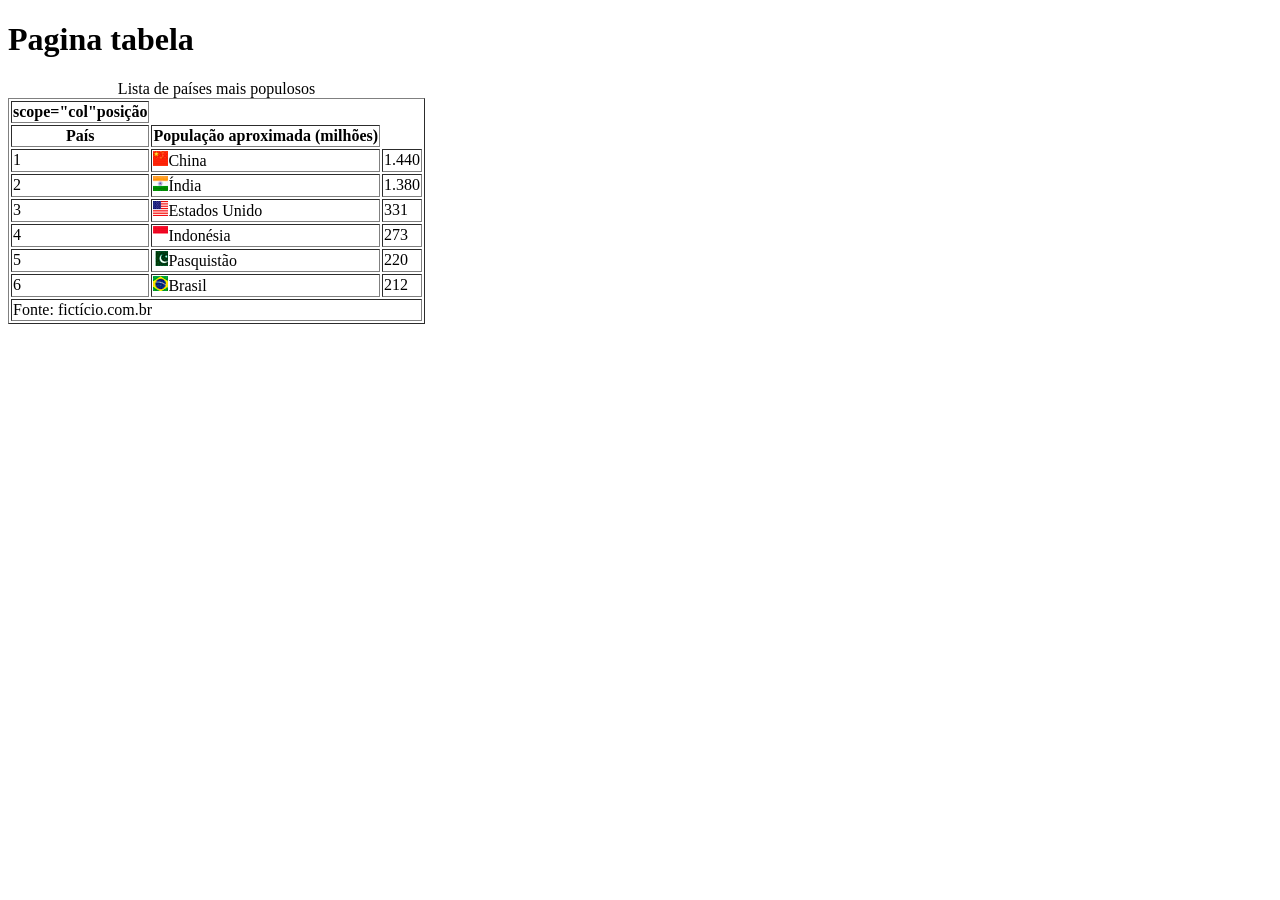
<file: Atividade_2/index.html>
<!doctype html>
<html lang="pt-BR">
  <head>
    <meta charset="UTF-8" />
    <meta name="viewport" content="width=device-width, initial-scale=1.0" />
    <title>Pagina tabela</title>
  </head>
  <body>
    <h1>Pagina tabela</h1>
    <table border="1">
      <caption>
        Lista de países mais populosos
      </caption>
      <thead>
        <tr>
          <th>scope="col"posição</tr>
          <th>País</th>
          <th>População aproximada (milhões)</th>
        </tr>
      </thead>
      <tbody>
        <tr>
          <td>1</td>
          <td><img src="../Imagenstabela/b1.jpg" alt="" />China</td>
          <td>1.440</td>
        </tr>
        <tr>
          <td>2</td>
          <td><img src="../Imagenstabela/b2.jpg" alt="" />Índia</td>
          <td>1.380</td>
        </tr>
        <tr>
          <td>3</td>
          <td><img src="../Imagenstabela/b3.jpg" alt="" />Estados Unido</td>
          <td>331</td>
        </tr>
        <tr>
          <td>4</td>
          <td><img src="../Imagenstabela/b4.jpg" alt="" />Indonésia</td>
          <td>273</td>
        </tr>
        <tr>
          <td>5</td>
          <td><img src="../Imagenstabela/b5.jpg" alt="" />Pasquistão</td>
          <td>220</td>
        </tr>
        <tr>
          <td>6</td>
          <td><img src="../Imagenstabela/b6.jpg" alt="" />Brasil</td>
          <td>212</td>
        </tr>
      </tbody>
      <tfoot>
        <tr>
          <td colspan="3">Fonte: fictício.com.br</td>
        </tr>
      </tfoot>
    </table>
  </body>
</html>
</file>
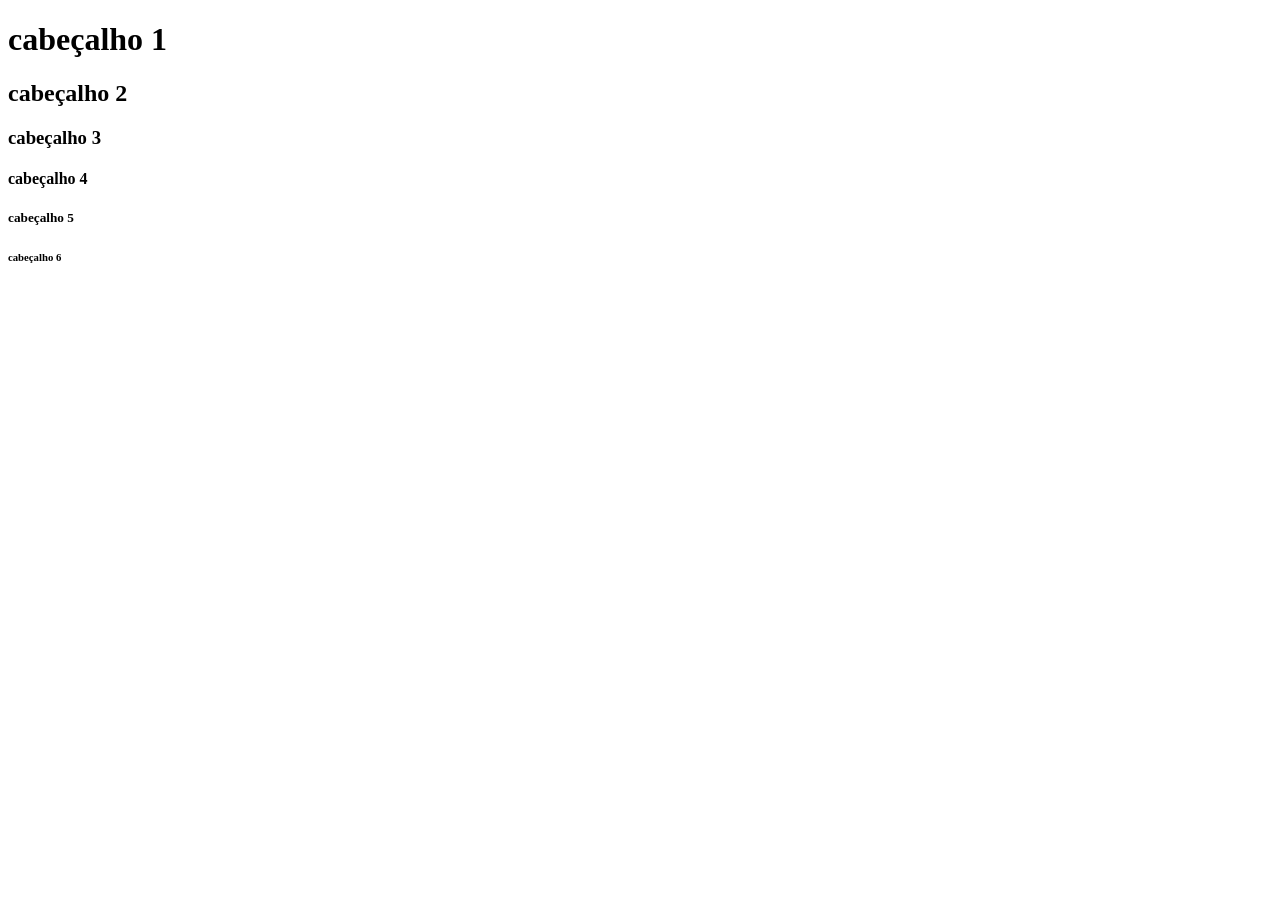
<file: elementos_cabeçalhos/index.html>
<!doctype html>
<html lang="pt-br">
  <head>
    <meta charset="UTF-8" />
    <meta name="viewport" content="width=device-width, initial-scale=1.0" />
    <title>Elementos de cabeçalhos</title>
  </head>
  <h1>cabeçalho 1</h1>
  <h2>cabeçalho 2</h2>
  <h3>cabeçalho 3</h3>
  <h4>cabeçalho 4</h4>
  <h5>cabeçalho 5</h5>
  <h6>cabeçalho 6</h6>
  <body></body>
</html>
</file>
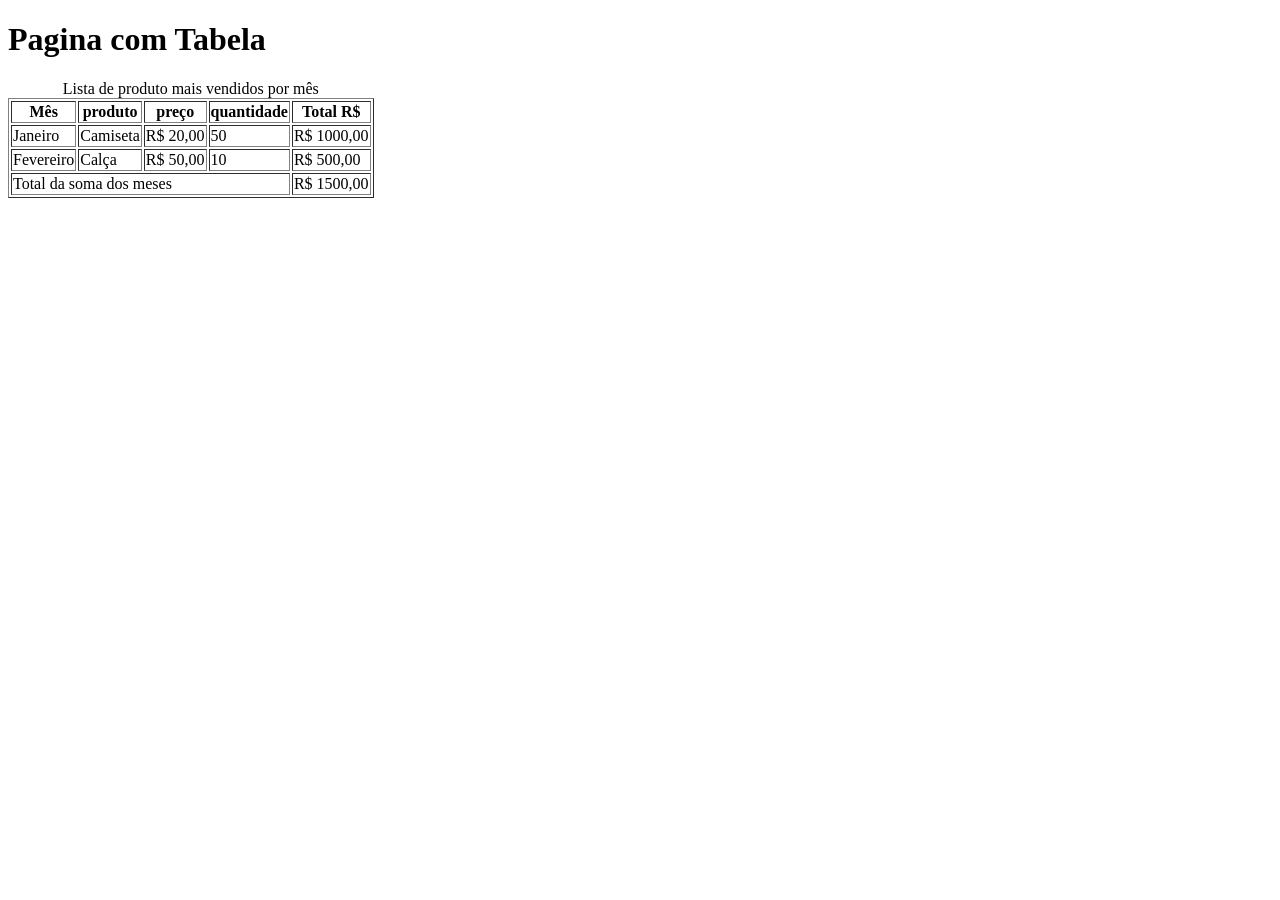
<file: Estrutura_tabela/index.html>
<!doctype html>
<html lang="pt-BR">
  <head>
    <meta charset="UTF-8" />
    <meta name="viewport" content="width=device-width, initial-scale=1.0" />
    <title>Pagina com Tabela</title>
  </head>
  <body>
    <h1>Pagina com Tabela</h1>
    <!-- table - tabela
        thead - cabeça da tabela 
        tr - table row (linha da tabela)
        th - table header - cabeçalho da tabela 
        tbory - table bory - corpo da tabela 
        td - teable deata - dados da tabeela -->
    <table border="1">
      <caption>
        Lista de produto mais vendidos por mês
      </caption>
      <thead>
        <tr>
          <th>Mês</th>
          <th>produto</th>
          <th>preço</th>
          <th>quantidade</th>
          <th>Total R$</th>
        </tr>
      </thead>
      <tbory>
        <tr>
          <td>Janeiro</td>
          <td>Camiseta</td>
          <td>R$ 20,00</td>
          <td>50</td>
          <td>R$ 1000,00</td>
        </tr>
        <td>Fevereiro</td>
        <td>Calça</td>
        <td>R$ 50,00</td>
        <td>10</td>
        <td>R$ 500,00</td>
      </tbory>

      <tfoot>
        <tr>
          <td colspan="4">Total da soma dos meses</td>
          <td>R$ 1500,00</td>
        </tr>
      </tfoot>
    </table>
  </body>
</html>
</file>
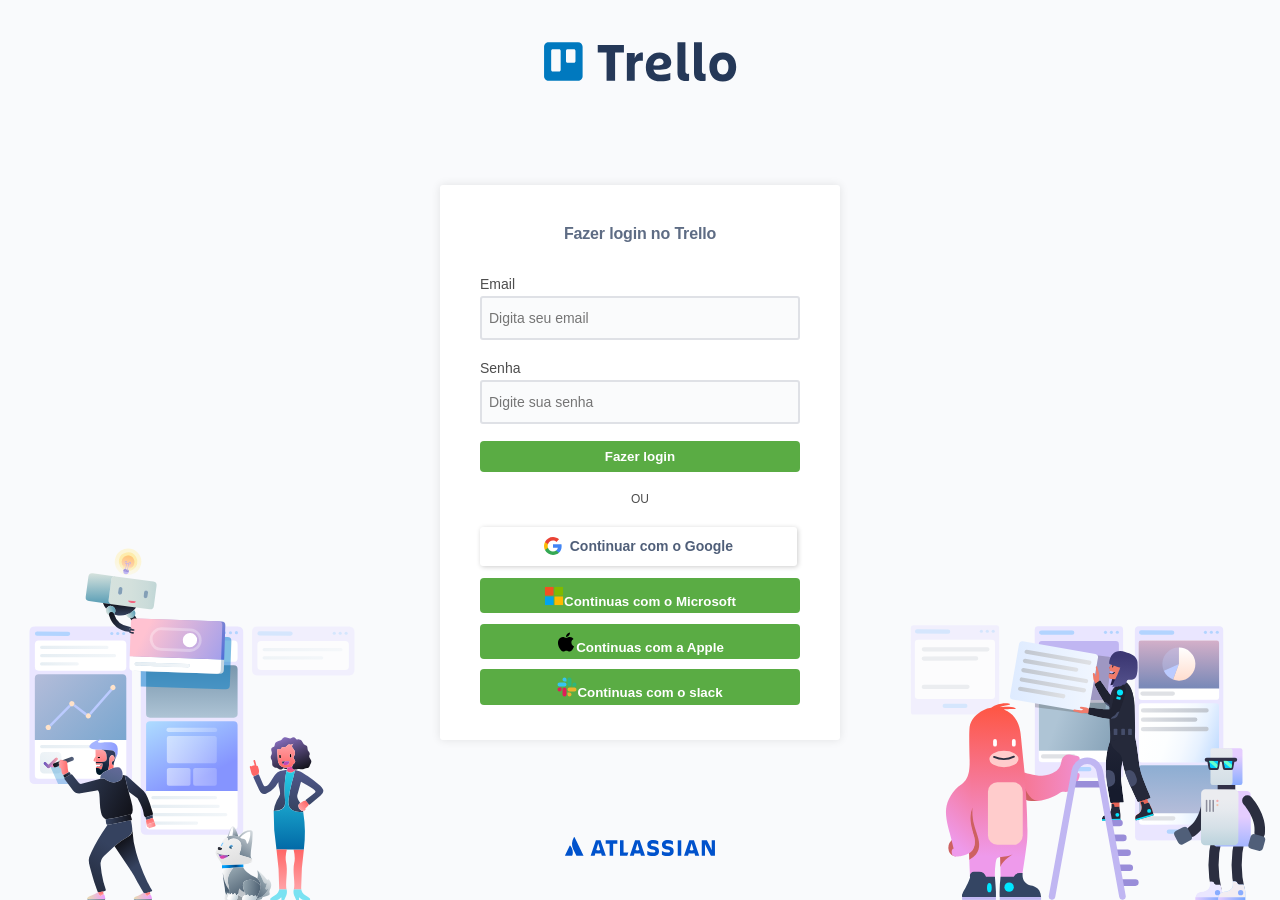
<file: Formulario_exercicio1/index.html>
<!DOCTYPE html>
<html lang="pt-BR">
<head>
    <meta charset="UTF-8">
    <meta name="viewport" content="width=device-width, initial-scale=1.0">
    <title>Formulario exercicio</title>

    <script src="./js/stylesheet.js"defer></script>
</head>
<body>
    
    <img src="img/trello.svg" alt="Logo Trello" width="200">


    <h1>Fazer login no Trello</h1>
    <form action="">
    <buttom>
        <label for="email">Email</label>
        <input type="text" name="email" placeholder="Digita seu email">

        <label for="senha">Senha</label>
        <input type="password" id="senha" placeholder="Digite sua senha"/>

        <button type="submit">Fazer login</button>
        
        <span>Ou</span>

        <button type="button">
            <img src="img/google.svg" alt="Logo Google" width="20">Continuar com o Google </button>

        <button type="submit">
            <img src="img/microsoft.svg" alt="Logo Microsoft" width="20">Continuas com o Microsoft</button>
       
        <button type="submit">
            <img src="img/apple.svg" alt="Logo Apple" width="20">Continuas com a Apple</button>
        
        <button type="submit">
            <img src="img/slack.svg" alt="Logo Slack" width="20">Continuas com o slack</button>
        </buttom>
    </form>
        
        <img src="img/atlassian.svg" width="200">
        <img src="img/analytics.svg" width="200">
        <img src="img/interactive.svg" width="200">
</body>
</html>
</file>
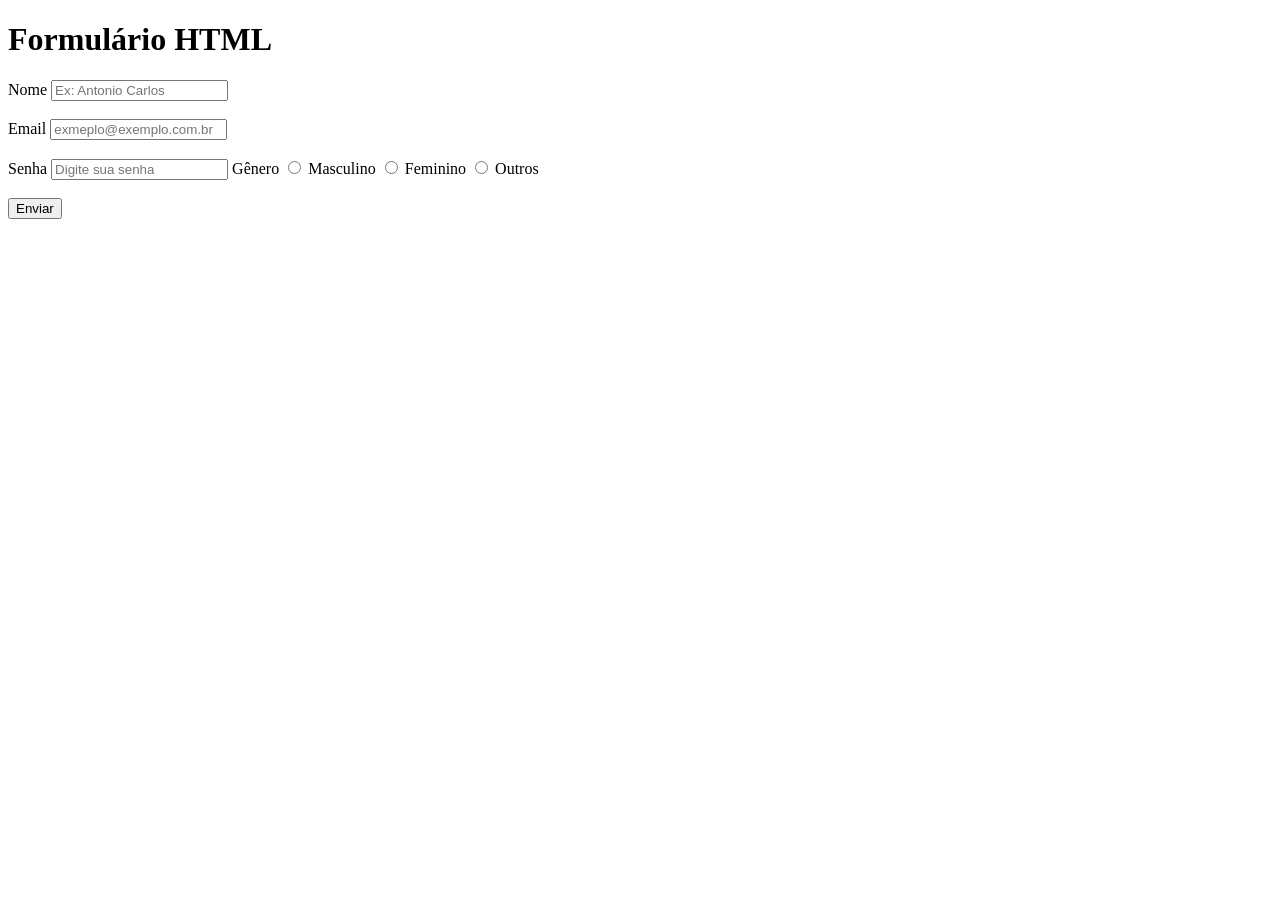
<file: Formularios/index.html>
<!DOCTYPE html>
<html lang="pt-BR">
<head>
    <meta charset="UTF-8">
    <meta name="viewport" content="width=device-width, initial-scale=1.0">
    <title>Formulários</title>
</head>
<body>
    <h1>Formulário HTML</h1>

    <form>
        <label for="nome">Nome</label>
        <input type="text" name=""id="nome"placeholder="Ex: Antonio Carlos"/>
        <br>
        <br>

        <label for="">Email</label>
        <input type="email" id="email" name="" placeholder="exmeplo@exemplo.com.br"/> 
        <br>
        <br>

        <label for="senha">Senha</label>
        <input type="password" id="senha" placeholder="Digite sua senha"/>

        <label for="">Gênero</label>
        <input type="radio" name="gênero" id="masculino" value="masculino"/>
        <label for="">Masculino</label>

        <input type="radio" name="gênero" id="feminino" value="feminino"/>
        <label for="">Feminino</label>

        <input type="radio" name="gênero" id="outros"value="outros"/>
        <label for="">Outros</label>

        
        <br />
        <br />
       <button type="submit">Enviar</button>
    </form>
</body>
</html>
</file>
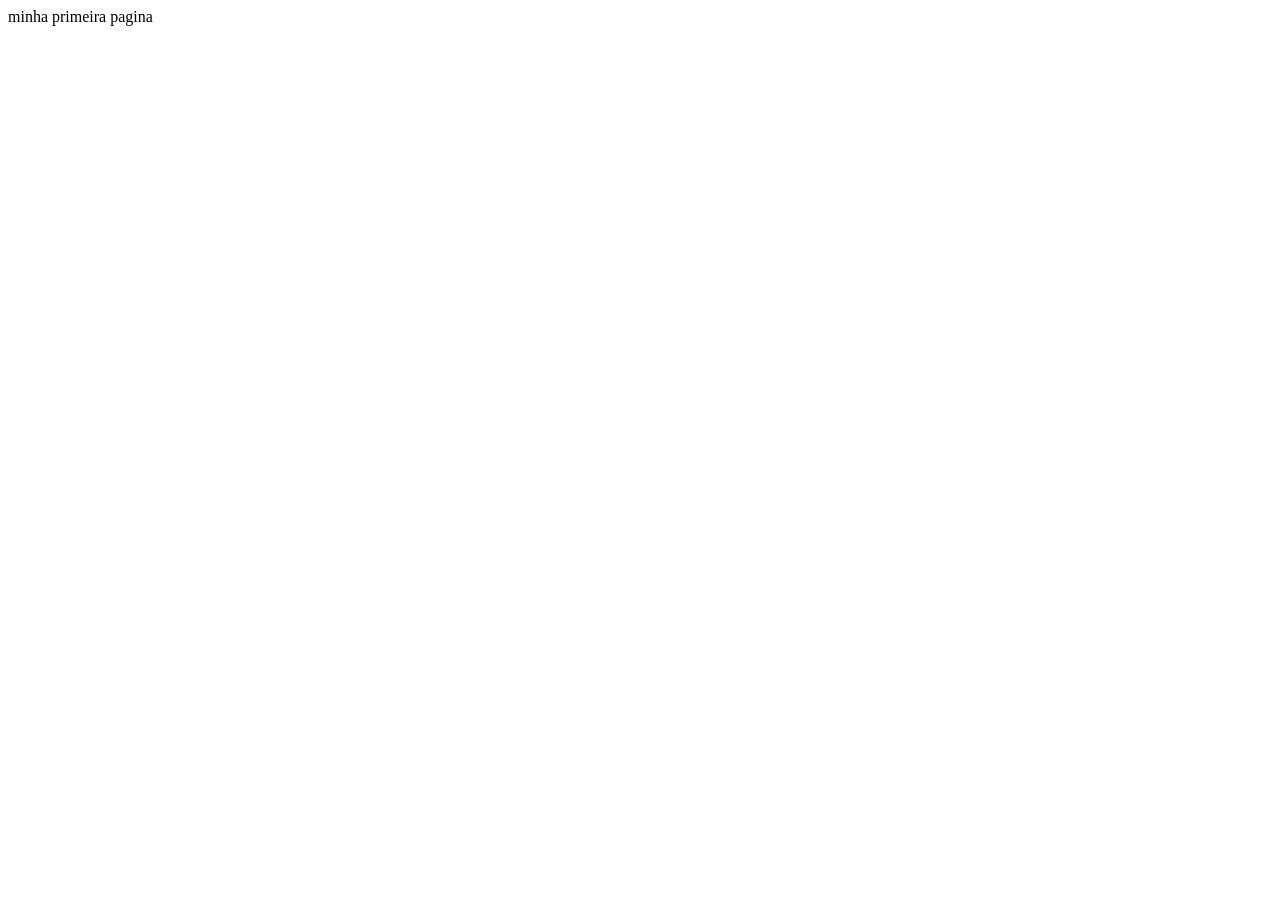
<file: primeira_pagina/index.html>
<!doctype html>
<html lang="pt-br">
  <head>
    <meta charset="UTF-8" />
    <meta name="viewport" content="width=device-widtch, initial-scale=10" />
    <title>pagina HTML</title>

    <meta name="description" content="minha primeira pagina HTML" />
  </head>
  <body>
        minha primeira pagina 
</html>
</body>
</file>
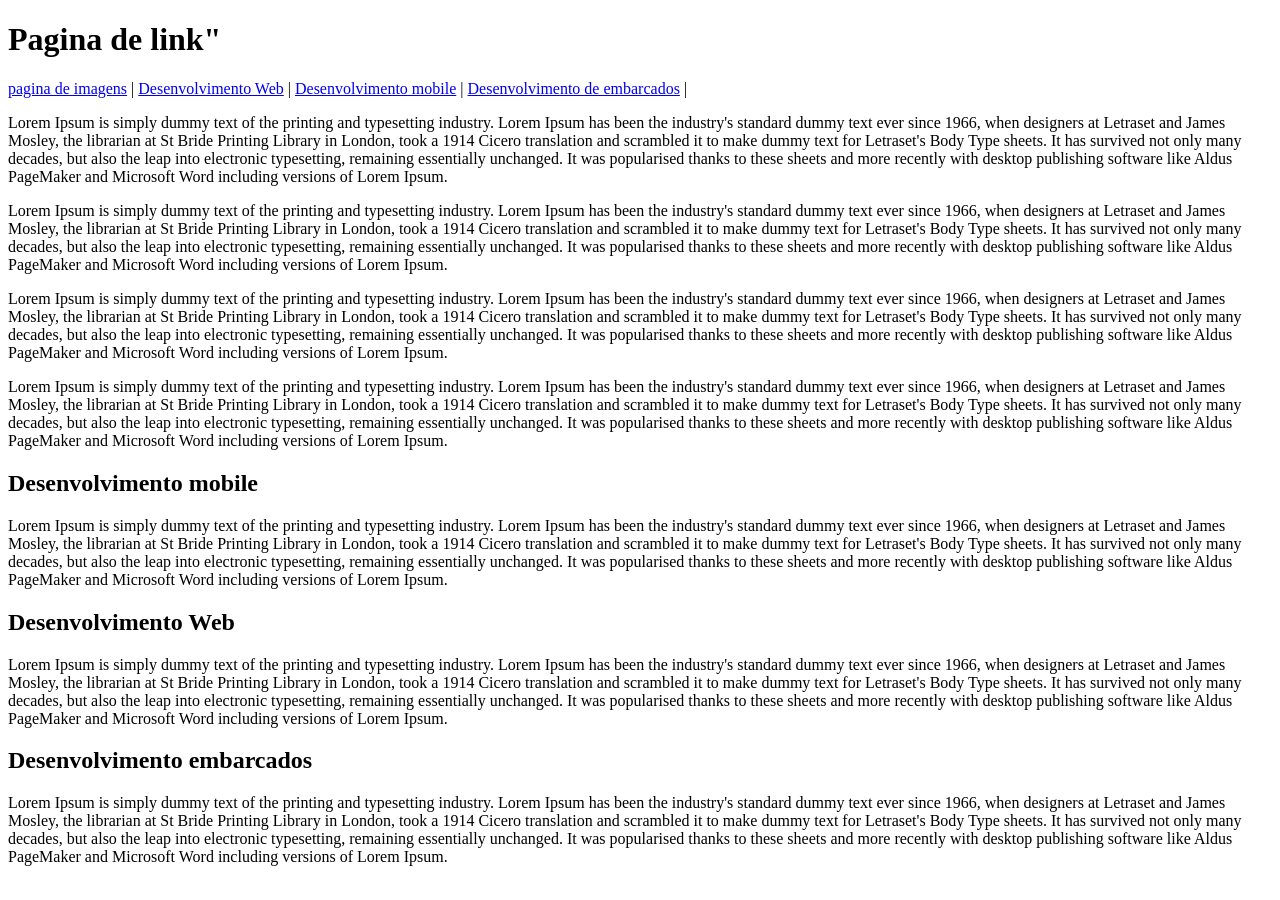
<file: tag_link/index.html>
<!doctype html>
<html lang="pt-BR">
  <head>
    <meta charset="UTF-8" />
    <meta name="viewport" content="width=device-width, initial-scale=1.0" />
    <title>Pagina de link</title>
  </head>
  <body>
    <h1>Pagina de link"</h1>

    <!-- a  - ancora (link)
        href - hiperlink reference -->

    <a href="--/tag_imagem/">pagina de imagens</a> |
    <a href="#web">Desenvolvimento Web</a> |
    <a href="#mobile">Desenvolvimento mobile</a> |
    <a href="#embarcados">Desenvolvimento de embarcados</a> |

    <p>
      Lorem Ipsum is simply dummy text of the printing and typesetting industry.
      Lorem Ipsum has been the industry's standard dummy text ever since 1966,
      when designers at Letraset and James Mosley, the librarian at St Bride
      Printing Library in London, took a 1914 Cicero translation and scrambled
      it to make dummy text for Letraset's Body Type sheets. It has survived not
      only many decades, but also the leap into electronic typesetting,
      remaining essentially unchanged. It was popularised thanks to these sheets
      and more recently with desktop publishing software like Aldus PageMaker
      and Microsoft Word including versions of Lorem Ipsum.
    </p>
    <p>
      Lorem Ipsum is simply dummy text of the printing and typesetting industry.
      Lorem Ipsum has been the industry's standard dummy text ever since 1966,
      when designers at Letraset and James Mosley, the librarian at St Bride
      Printing Library in London, took a 1914 Cicero translation and scrambled
      it to make dummy text for Letraset's Body Type sheets. It has survived not
      only many decades, but also the leap into electronic typesetting,
      remaining essentially unchanged. It was popularised thanks to these sheets
      and more recently with desktop publishing software like Aldus PageMaker
      and Microsoft Word including versions of Lorem Ipsum.
    </p>
    <p>
      Lorem Ipsum is simply dummy text of the printing and typesetting industry.
      Lorem Ipsum has been the industry's standard dummy text ever since 1966,
      when designers at Letraset and James Mosley, the librarian at St Bride
      Printing Library in London, took a 1914 Cicero translation and scrambled
      it to make dummy text for Letraset's Body Type sheets. It has survived not
      only many decades, but also the leap into electronic typesetting,
      remaining essentially unchanged. It was popularised thanks to these sheets
      and more recently with desktop publishing software like Aldus PageMaker
      and Microsoft Word including versions of Lorem Ipsum.
    </p>
    <p>
      Lorem Ipsum is simply dummy text of the printing and typesetting industry.
      Lorem Ipsum has been the industry's standard dummy text ever since 1966,
      when designers at Letraset and James Mosley, the librarian at St Bride
      Printing Library in London, took a 1914 Cicero translation and scrambled
      it to make dummy text for Letraset's Body Type sheets. It has survived not
      only many decades, but also the leap into electronic typesetting,
      remaining essentially unchanged. It was popularised thanks to these sheets
      and more recently with desktop publishing software like Aldus PageMaker
      and Microsoft Word including versions of Lorem Ipsum.
    </p>
    <h2 id="mobile">Desenvolvimento mobile</h2>
    <p>
      Lorem Ipsum is simply dummy text of the printing and typesetting industry.
      Lorem Ipsum has been the industry's standard dummy text ever since 1966,
      when designers at Letraset and James Mosley, the librarian at St Bride
      Printing Library in London, took a 1914 Cicero translation and scrambled
      it to make dummy text for Letraset's Body Type sheets. It has survived not
      only many decades, but also the leap into electronic typesetting,
      remaining essentially unchanged. It was popularised thanks to these sheets
      and more recently with desktop publishing software like Aldus PageMaker
      and Microsoft Word including versions of Lorem Ipsum.
    </p>
    <h2 id="Web">Desenvolvimento Web</h2>
    <p>
      Lorem Ipsum is simply dummy text of the printing and typesetting industry.
      Lorem Ipsum has been the industry's standard dummy text ever since 1966,
      when designers at Letraset and James Mosley, the librarian at St Bride
      Printing Library in London, took a 1914 Cicero translation and scrambled
      it to make dummy text for Letraset's Body Type sheets. It has survived not
      only many decades, but also the leap into electronic typesetting,
      remaining essentially unchanged. It was popularised thanks to these sheets
      and more recently with desktop publishing software like Aldus PageMaker
      and Microsoft Word including versions of Lorem Ipsum.
    </p>
    <h2 id="embarcados">Desenvolvimento embarcados</h2>
    <p>
      Lorem Ipsum is simply dummy text of the printing and typesetting industry.
      Lorem Ipsum has been the industry's standard dummy text ever since 1966,
      when designers at Letraset and James Mosley, the librarian at St Bride
      Printing Library in London, took a 1914 Cicero translation and scrambled
      it to make dummy text for Letraset's Body Type sheets. It has survived not
      only many decades, but also the leap into electronic typesetting,
      remaining essentially unchanged. It was popularised thanks to these sheets
      and more recently with desktop publishing software like Aldus PageMaker
      and Microsoft Word including versions of Lorem Ipsum.
    </p>
  </body>
</html>
</file>
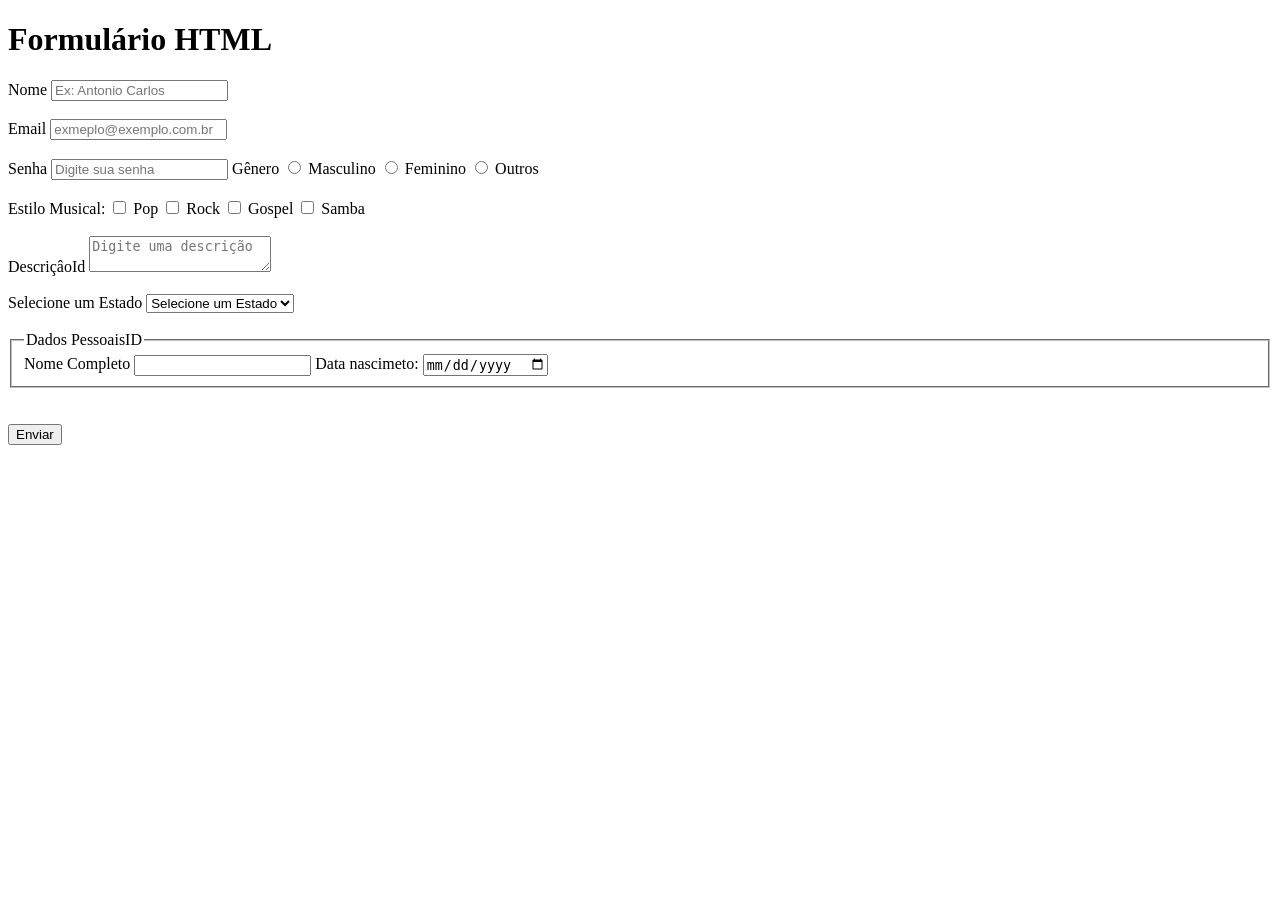
<file: tags_de_formatação/index.html>
<!DOCTYPE html>
<html lang="pt-BR">
<head>
    <meta charset="UTF-8">
    <meta name="viewport" content="width=device-width, initial-scale=1.0">
    <title>Formulários</title>
</head>
<body>
    <h1>Formulário HTML</h1>

    <form>
        <label for="nome">Nome</label>
        <input type="text" name=""id="nome"placeholder="Ex: Antonio Carlos"/>
        <br>
        <br>

        <label for="">Email</label>
        <input type="email" id="email" name="" placeholder="exmeplo@exemplo.com.br"/> 
        <br>
        <br>

        <label for="senha">Senha</label>
        <input type="password" id="senha" placeholder="Digite sua senha"/>

        <label for="">Gênero</label>
        <input type="radio" name="gênero" id="masculino" value="masculino"/>
        <label for="">Masculino</label>

        <input type="radio" name="gênero" id="feminino" value="feminino"/>
        <label for="">Feminino</label>

        <input type="radio" name="gênero" id="outros"value="outros"/>
        <label for="">Outros</label>

        <br/>
        <br/>

        <span>Estilo Musical:</span>
        <input type="checkbox" name="estiloMusical" id="estiloMusicalPop" value="Pop">
        <label for="">Pop</label>

        <input type="checkbox" name="estiloMusical" id="estiloMusicalRock" value="Rock">
        <label for="estiloMusicalRock">Rock</label>

        <input type="checkbox" name="estiloMusical" id="estiloMusicalGospel" value="Gospel">
        <label for="estiloMusicalGospel">Gospel</label>

        <input type="checkbox" name="estiloMusical" id="estiloMusicalSamba" value="Samba">
        <label for="estiloMusicalSamba">Samba</label>


        <br/>
        <br/>

        <label for="">DescriçâoId</label>
        <textarea name="descricao" id="descricaoId" placeholder="Digite uma descrição"></textarea>

        <br/>
        <br/>

        <label for="">Selecione um Estado</label>
        <select name="estados" id="estadosId">
            <option value="">Selecione um Estado</option>
            <option value="SP">São Paulo</option>
            <option value="RJ">Rio de Janeiro</option>
            <option value="MG">Minas Gerais</option>
        </select>

        <br/>
        <br/>

        <fieldset>
            <legend>Dados PessoaisID</legend>
            <label for="">Nome Completo</label>
            <input type="text" name="Nome Completo" id="nomeCompletoId"/>

            <label for="dataNascimentoId">Data nascimeto:</label>
            <input type="date" name="dataNascimento" id="dataNascimentoId">
        </fieldset>

        <br />
        <br />
       <button type="submit">Enviar</button>
    </form>
</body>
</html>
</file>
